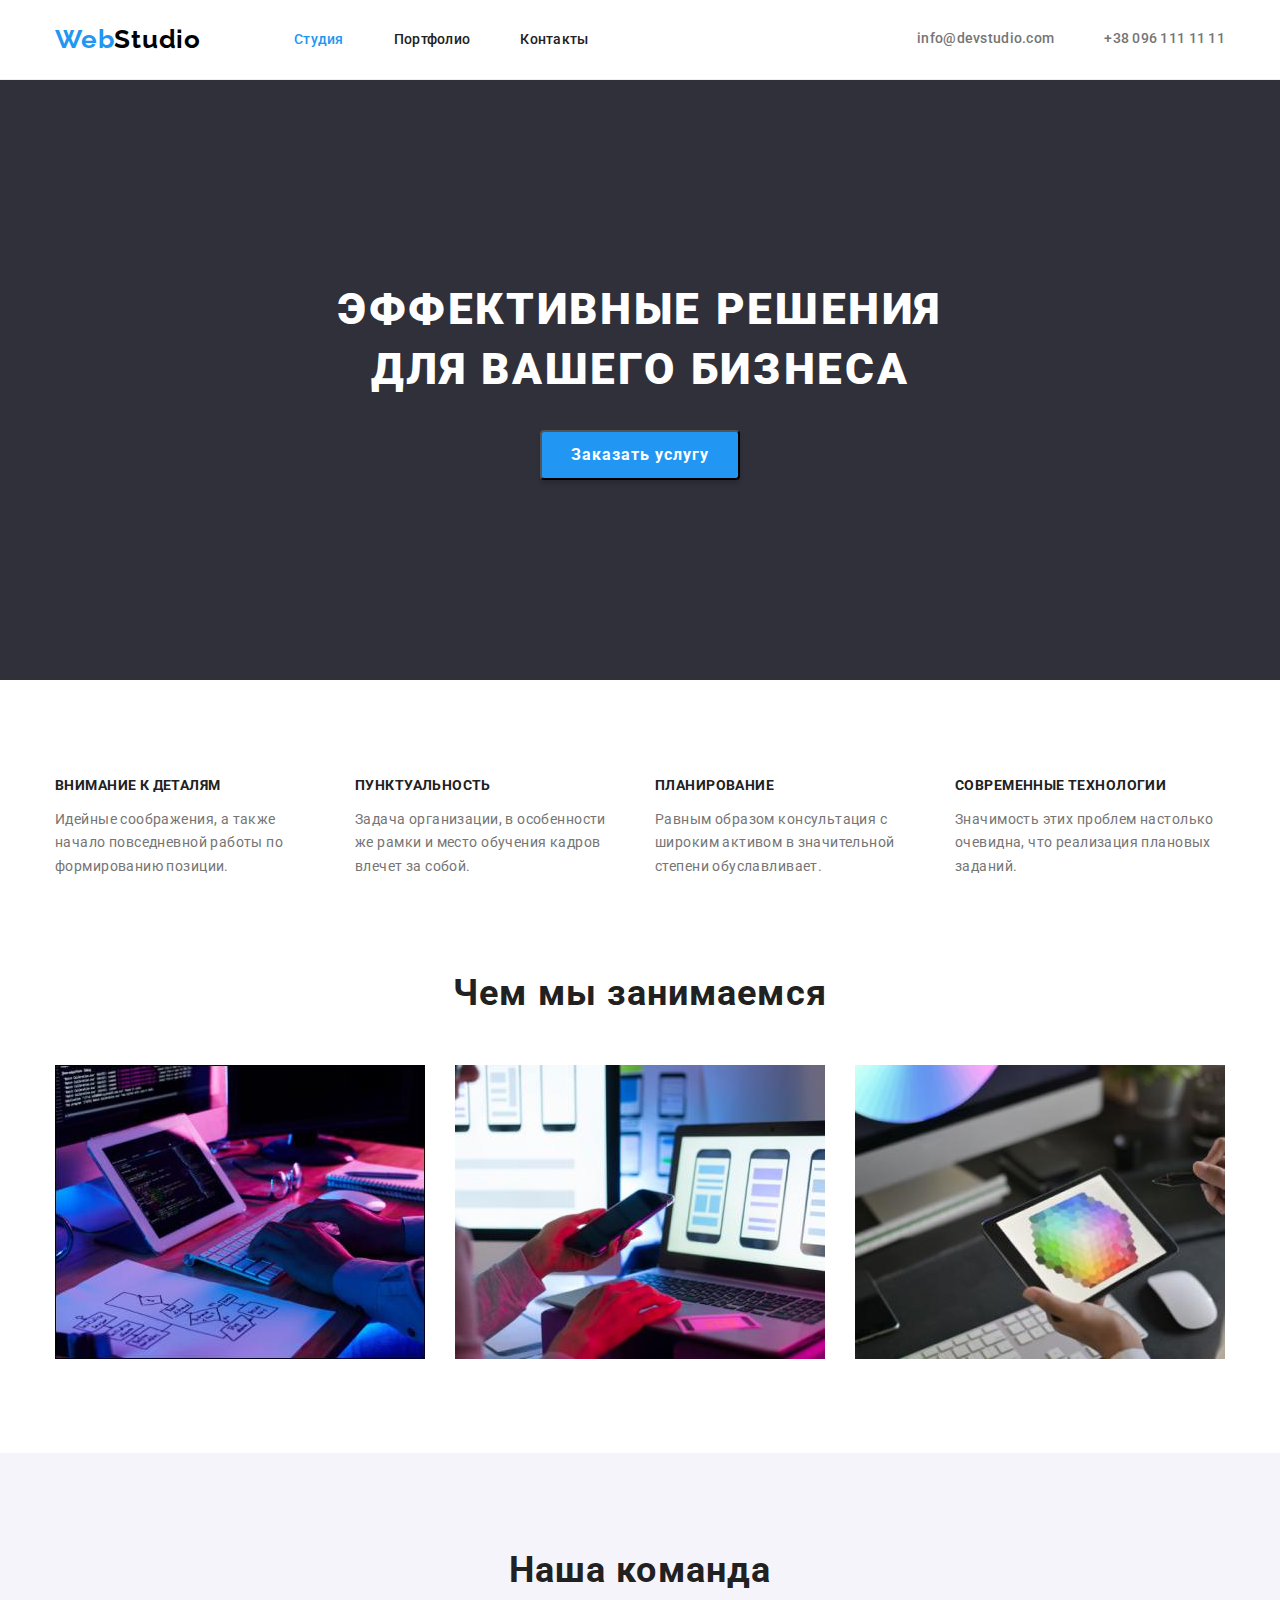
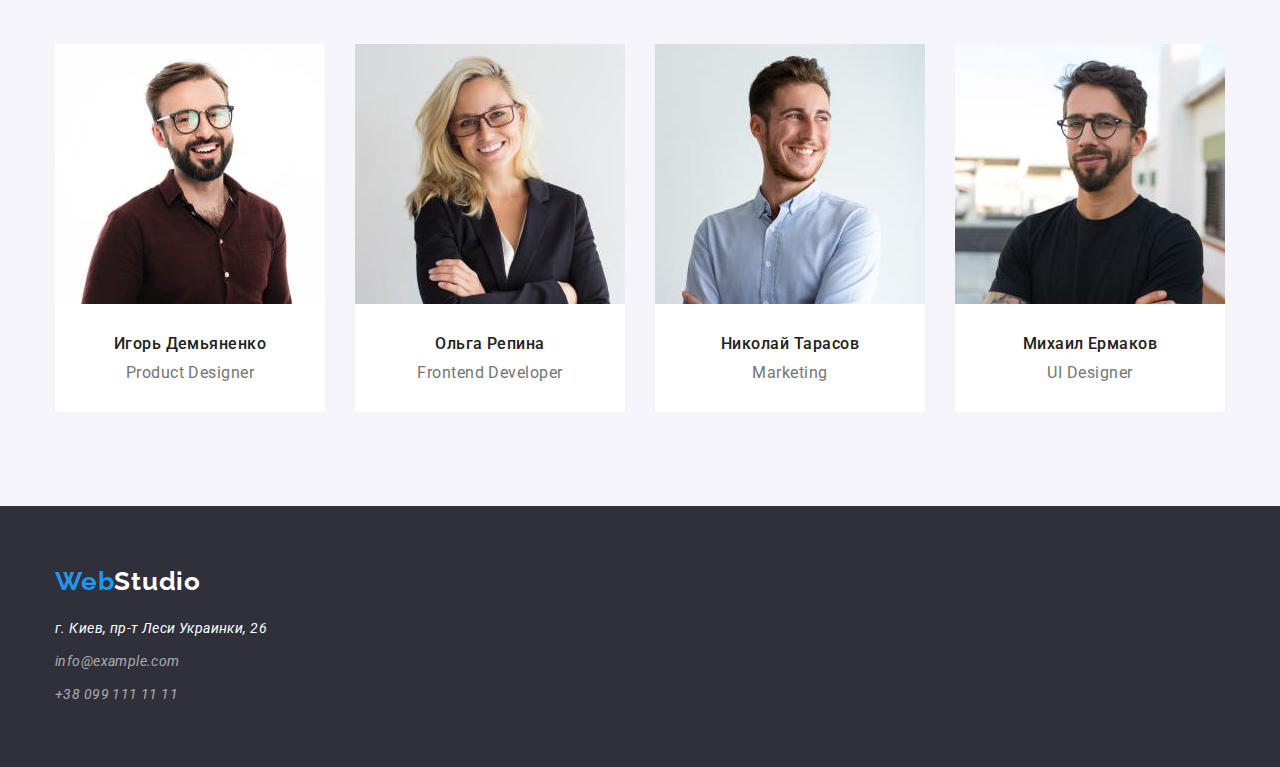
<file: index.html>
<!DOCTYPE html>
<html lang="ru">
<head>
    <meta charset="UTF-8">
    <meta http-equiv="X-UA-Compatible" content="IE=edge">
    <meta name="viewport" content="width=device-width, initial-scale=1.0">
    <title>Document</title>
    <link rel="stylesheet" href="https://cdnjs.cloudflare.com/ajax/libs/modern-normalize/1.1.0/modern-normalize.min.css"
        integrity="sha512-wpPYUAdjBVSE4KJnH1VR1HeZfpl1ub8YT/NKx4PuQ5NmX2tKuGu6U/JRp5y+Y8XG2tV+wKQpNHVUX03MfMFn9Q=="
        crossorigin="anonymous" referrerpolicy="no-referrer" /> 
    <link rel="preconnect" href="https://fonts.googleapis.com">
    <link rel="preconnect" href="https://fonts.gstatic.com" crossorigin>
    <link href="https://fonts.googleapis.com/css2?family=Raleway:wght@700&family=Roboto:wght@400;500;700;900&display=swap"
        rel="stylesheet">
    <link rel="stylesheet" href="./css/modern-normalize.css">
    <link rel="stylesheet" href="./css/style.css">
</head>
<body>
    <header class="header">
        <div class="container header-container">
            <nav class="header-navigation">
                <a class="link header-logo" href="./index.html">Web<span class="studio">Studio</span></a>
                <ul class="header-list">
                    <li class="header-item"><a class="link header-link carend" href="./index.html">Студия</a></li>
                    <li class="header-item"><a class="link header-link" href="./portfolio.html">Портфолио</a></li>
                    <li class="header-item"><a class="link header-link" href="">Контакты</a></li>
                </ul>
                
            </nav>
            <ul class="header-list">
                <li class="header-contact">
                    <a class="link header-mail" href="mailto:info@devstudio.com">info@devstudio.com</a>
                </li>
                <li class="header-contact">
                    <a class="link header-tel" href="tel:+380961111111">+38 096 111 11 11</a>
                </li>   
            </ul> 
        </div>
    </header>
    <main>
        <section class="section hero">
            <div class="container">
                <h1 class="hero-title">Эффективные решения для вашего бизнеса</h1>
                <button class="hero-button" type="button">Заказать услугу</button>
            </div>
        </section>
        <section class="section">
            <div class="container excellence">
                <h2 class="visually-hidden">Наши преимущества</h2>
                <ul class="list excellence-list">
                    <li class="excellence-item">
                        <h3 class="excellence-head">Внимание к деталям</h3>
                        <p class="excellence-text">Идейные соображения, а также начало повседневной работы по формированию позиции.</p>
                    </li>
                    <li class="excellence-item">
                        <h3 class="excellence-head">Пунктуальность</h3>
                        <p class="excellence-text">Задача организации, в особенности же рамки и место обучения кадров влечет за собой.</p>
                    </li>
                    <li class="excellence-item">
                        <h3 class="excellence-head">Планирование</h3>
                        <p class="excellence-text">Равным образом консультация с широким активом в значительной степени обуславливает.</p>
                    </li>
                    <li class="excellence-item">
                        <h3 class="excellence-head">Современные технологии</h3>
                        <p class="excellence-text">Значимость этих проблем настолько очевидна, что реализация плановых заданий.</p>
                    </li>
                </ul>
            </div>
        </section>
        <section class="work section">
            <div class="container">
                <h2 class="work-title">Чем мы занимаемся</h2>
                <ul class="work-list">
                    <li class="work-item">
                        <img 
                            src="./imeges/studio/img-sec2-1.jpg" 
                            alt="верстает код"
                            width="370"
                            height="294"
                        />
                    </li>
                    <li class="work-item">
                        <img 
                            src="./imeges/studio/img-sec2-2.jpg" 
                            alt="проверяет на телефоне"
                            width="370"
                            height="294"
                        />
                    </li>
                    <li class="work-item">
                        <img 
                            src="./imeges/studio/img-sec2-3.jpg" 
                            alt="проверяет на планшете"
                            width="370"
                            height="294"
                        />
                    </li>
                </ul>
            </div>
        </section>
        <section class="team section">
            <div class="container">
                <h2 class="team-title">Наша команда</h2>
                <ul class="team-list">
                    <li class="team-item">
                        <img 
                            src="./imeges/studio/img-sec3-1.jpg" 
                            alt="Игорь Демьяненко"
                            width="270"
                            height="260"
                            />
                        <div class="team-card">
                            <h3 class="team-item-title">Игорь Демьяненко</h3>
                            <p class="team-text" lang="en">Product Designer</p>
                        </div>
                    </li>
                    <li class="team-item">
                        <img 
                            src="./imeges/studio/img-sec3-2.jpg" 
                            alt="Ольга Репина"
                            width="270"
                            height="260"
                            />
                        <div class="team-card">
                            <h3 class="team-item-title">Ольга Репина</h3>
                            <p class="team-text" lang="en">Frontend Developer</p>
                        </div>
                    </li>
                    <li class="team-item">
                        <img 
                            src="./imeges/studio/img-sec3-3.jpg" 
                            alt="Николай Тарасов"
                            width="270"
                            height="260"
                            />
                        <div class="team-card">
                            <h3 class="team-item-title">Николай Тарасов</h3>
                            <p class="team-text" lang="en">Marketing</p>
                        </div>
                    </li>
                    <li class="team-item">
                        <img 
                            src="./imeges/studio/img-sec3-4.jpg" 
                            alt="Михаил Ермаков"
                            width="270"
                            height="260"
                            />
                        <div class="team-card">
                            <h3 class="team-item-title">Михаил Ермаков</h3>
                            <p class="team-text" lang="en">UI Designer</p>
                        </div>
                    </li>
                </ul>
            </div>
        </section>
    </main>
    <footer class="footer">
        <div class="container">
            <a class="link footer-logo" href="./index.html">Web<span class="studio-footer">Studio</span></a>
            <address class="footer-address">
                <ul class="footer-list">
                    <li class="footer-item">
                        <a class="link footer-link footer-address" href="https://goo.gl/maps/vkseueSXuJDNR5Eu6"
                        target="_blank"
                        rel="noopener noreferrer"
                        >г. Киев, пр-т Леси Украинки, 26</a>
                    </li>
                    <li class="footer-item">
                        <a class="link footer-link" href="mailto:info@example.com">info@example.com</a>
                    </li>
                    <li class="footer-item">
                        <a class="link footer-link" href="tel:+380991111111">+38 099 111 11 11</a>
                    </li>
                </ul>
            </address>
        </div>
    </footer>
</body>
</html>
</file>
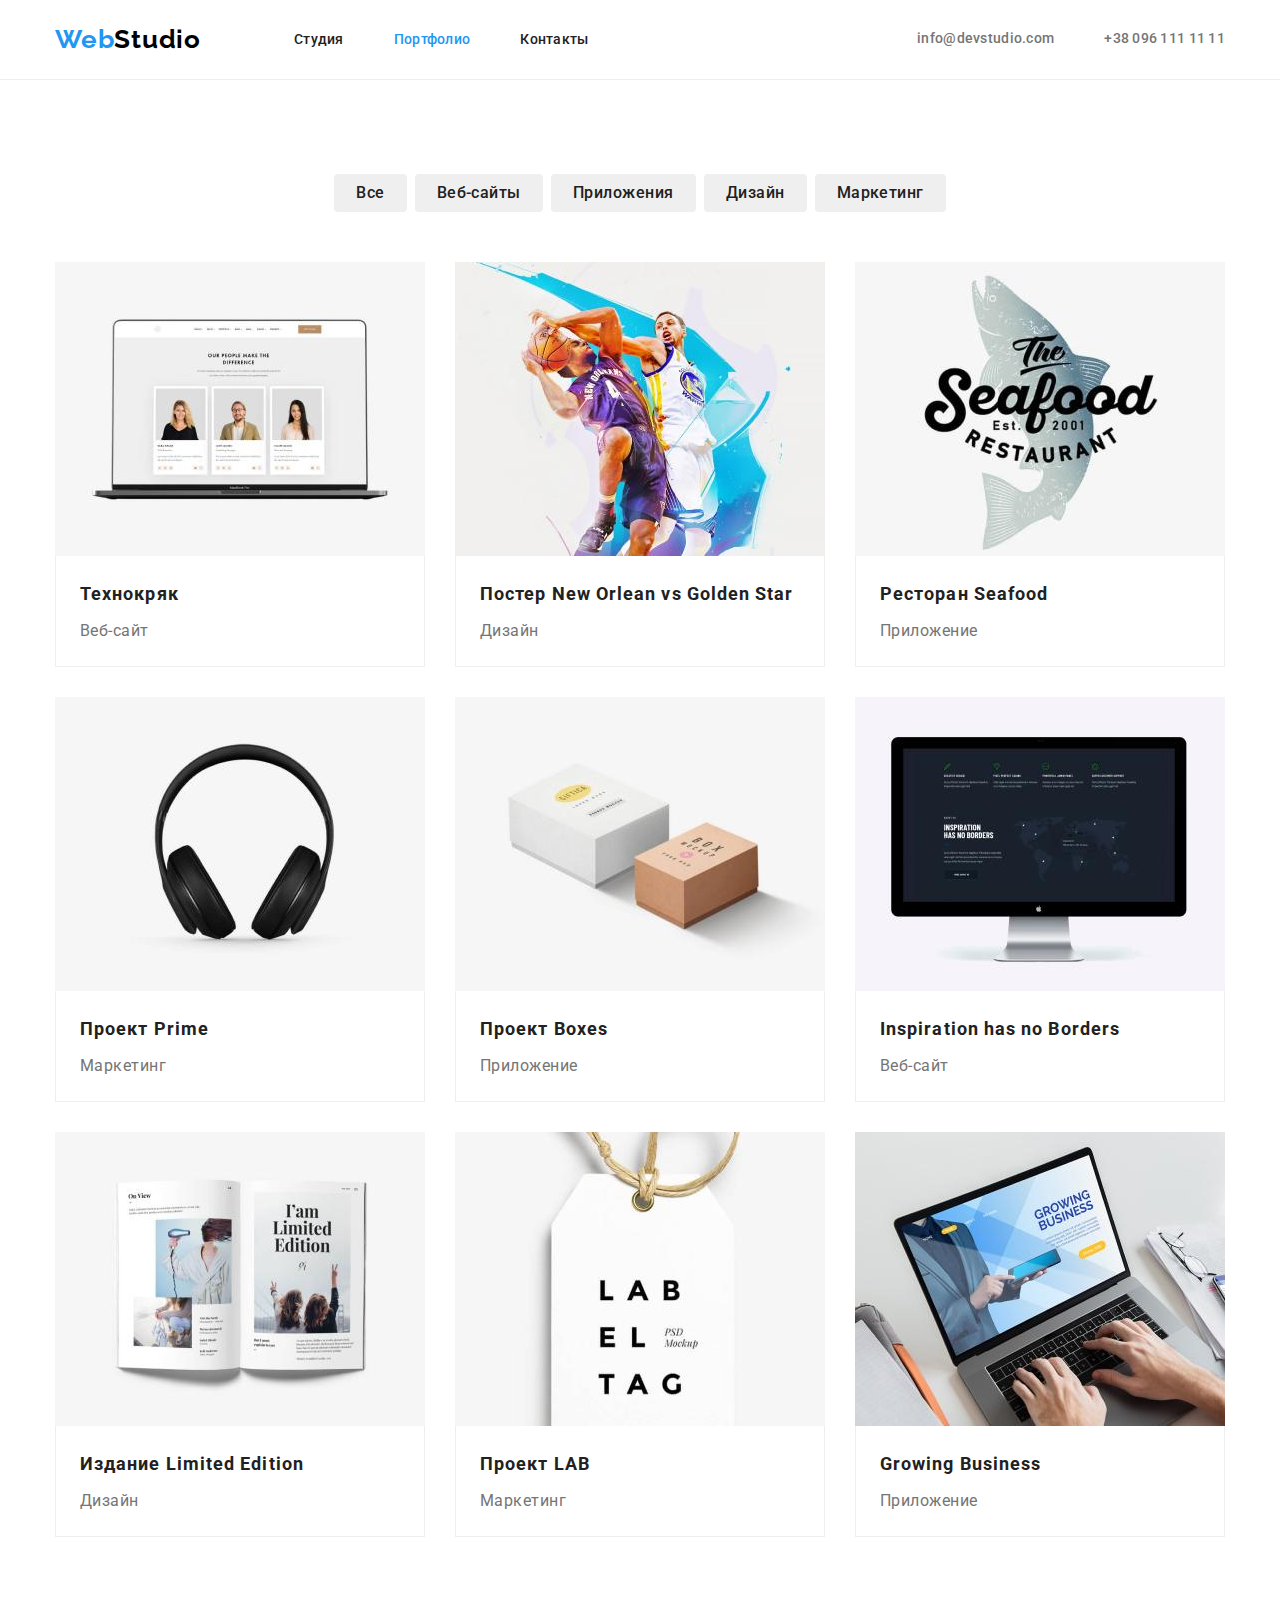
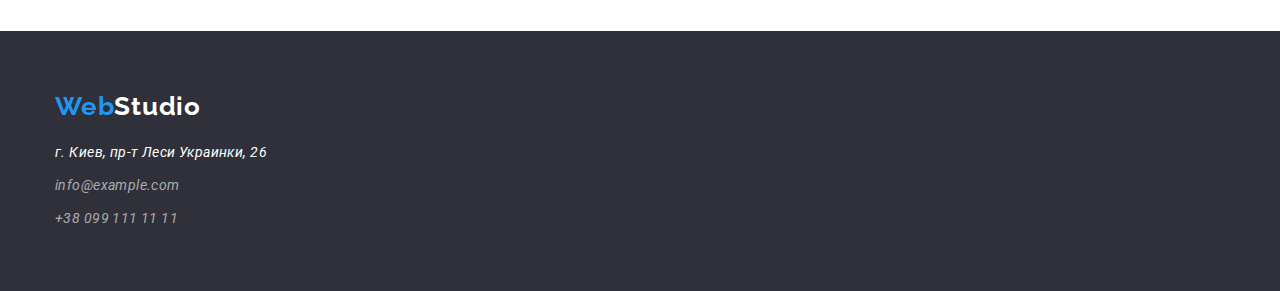
<file: portfolio.html>
<!DOCTYPE html>
<html lang="ru">
<head>
    <meta charset="UTF-8">
    <meta http-equiv="X-UA-Compatible" content="IE=edge">
    <meta name="viewport" content="width=device-width, initial-scale=1.0">
    <title>Document</title>
    <link 
        rel="stylesheet" 
        href="https://cdnjs.cloudflare.com/ajax/libs/modern-normalize/1.1.0/modern-normalize.min.css"
        integrity="sha512-wpPYUAdjBVSE4KJnH1VR1HeZfpl1ub8YT/NKx4PuQ5NmX2tKuGu6U/JRp5y+Y8XG2tV+wKQpNHVUX03MfMFn9Q=="
        crossorigin="anonymous" referrerpolicy="no-referrer" />
    <link rel="preconnect" href="https://fonts.googleapis.com">
    <link rel="preconnect" href="https://fonts.gstatic.com" crossorigin>
    <link href="https://fonts.googleapis.com/css2?family=Raleway:wght@700&family=Roboto:wght@400;500;700;900&display=swap"
        rel="stylesheet">
    <link rel="stylesheet" href="./css/modern-normalize.css">
    <link rel="stylesheet" href="./css/style.css">
</head>
<body>
    <header class="header">
        <div class="container header-container">
            <nav class="header-navigation">
                <a class="link header-logo" href="./index.html">Web<span class="studio">Studio</span></a>
                <ul class="header-list">
                    <li class="header-item"><a class="link header-link" href="./index.html">Студия</a></li>
                    <li class="header-item"><a class="link header-link carend" href="./portfolio.html">Портфолио</a></li>
                    <li class="header-item"><a class="link header-link" href="">Контакты</a></li>
                </ul>
    
            </nav>
            <ul class="header-list">
                <li class="header-contact">
                    <a class="link header-mail" href="mailto:info@devstudio.com">info@devstudio.com</a>
                </li>
                <li class="header-contact">
                    <a class="link header-tel" href="tel:+380961111111">+38 096 111 11 11</a>
                </li>
            </ul>
        </div>
    </header>
    <main>
        <section class="section">
            <div class="container">
                <h1 class="visually-hidden">Портфолио</h1>
                <ul class="filter-list">
                    <li class="filter-item">
                        <button class="filter-button" type="button">Все</button>
                    </li>
                    <li class="filter-item">
                        <button class="filter-button" type="button">Веб-сайты</button>
                    </li>
                    <li class="filter-item">
                        <button class="filter-button" type="button">Приложения</button>
                    </li>
                    <li class="filter-item">
                        <button class="filter-button" type="button">Дизайн</button>
                    </li>
                    <li class="filter-item">
                        <button class="filter-button" type="button">Маркетинг</button>
                    </li>
                </ul>
                <ul class="filter-img-list">
                    <li class="filter-img-item">
                        <img src="./imeges/portfolio/img-sec-1.jpg" alt="" width="370" height="294">
                        <div class="card-content">
                            <h2 class="filter-img-title">Технокряк</h2>
                            <p class="filter-img-text">Веб-сайт</p>
                        </div>
                    </li>
                    <li class="filter-img-item">
                        <img src="./imeges/portfolio/img-sec-2.jpg" alt="" width="370" height="294">
                        <div class="card-content">
                            <h2 class="filter-img-title">Постер<span lang="en"> New Orlean vs Golden Star</span></h2>
                            <p class="filter-img-text">Дизайн</p>
                        </div>
                    </li>
                    <li class="filter-img-item">
                        <img src="./imeges/portfolio/img-sec-3.jpg" alt="" width="370" height="294">
                        <div class="card-content">
                            <h2 class="filter-img-title">Ресторан <span lang="en">Seafood</span></h2>
                            <p class="filter-img-text">Приложение</p>
                        </div>
                    </li>
                    <li class="filter-img-item">
                        <img src="./imeges/portfolio/img-sec-4.jpg" alt="" width="370" height="294">
                        <div class="card-content">
                            <h2 class="filter-img-title">Проект <span lang="en">Prime</span></h2>
                            <p class="filter-img-text">Маркетинг</p>
                        </div>
                    </li>
                    <li class="filter-img-item">
                        <img src="./imeges/portfolio/img-sec-5.jpg" alt="" width="370" height="294">
                        <div class="card-content">
                            <h2 class="filter-img-title">Проект <span lang="en">Boxes</span></h2>
                            <p class="filter-img-text">Приложение</p>
                        </div>
                    </li>
                    <li class="filter-img-item">
                        <img src="./imeges/portfolio/img-sec-6.jpg" alt="" width="370" height="294">
                        <div class="card-content">
                            <h2 class="filter-img-title" lang="en">Inspiration has no Borders</h2>
                            <p class="filter-img-text">Веб-сайт</p>
                        </div>
                    </li>
                    <li class="filter-img-item">
                        <img src="./imeges/portfolio/img-sec-7.jpg" alt="" width="370" height="294">
                        <div class="card-content">
                            <h2 class="filter-img-title">Издание <span lang="en">Limited Edition</span></h2>
                            <p class="filter-img-text">Дизайн</p>
                        </div>
                    </li>
                    <li class="filter-img-item">
                        <img src="./imeges/portfolio/img-sec-8.jpg" alt="" width="370" height="294">
                        <div class="card-content">
                            <h2 class="filter-img-title">Проект <span lang="en">LAB</span></h2>
                            <p class="filter-img-text">Маркетинг</p>
                        </div>
                    </li>
                    <li class="filter-img-item">
                        <img src="./imeges/portfolio/img-sec-9.jpg" alt="" width="370" height="294">
                        <div class="card-content">
                            <h2 class="filter-img-title" lang="en">Growing Business</h2>
                            <p class="filter-img-text">Приложение</p>
                        </div>
                    </li>
                </ul>
            </div>
        </section>
    </main>
    <footer class="footer">
        <div class="container">
            <a class="link footer-logo" href="./index.html">Web<span class="studio-footer">Studio</span></a>
            <address class="footer-address">
                <ul class="footer-list">
                    <li class="footer-item">
                        <a class="link footer-link footer-address" href="https://goo.gl/maps/vkseueSXuJDNR5Eu6"
                            target="_blank" rel="noopener noreferrer">г. Киев, пр-т Леси Украинки, 26</a>
                    </li>
                    <li class="footer-item">
                        <a class="link footer-link" href="mailto:info@example.com">info@example.com</a>
                    </li>
                    <li class="footer-item">
                        <a class="link footer-link" href="tel:+380991111111">+38 099 111 11 11</a>
                    </li>
                </ul>
            </address>
        </div>
    </footer>
    
</body>
</html>
</file>
<file: css/style.css>
:root {
  --main-title-color: #ffffff;
  --second-title-color: #212121;
  --main-text-color: #757575;
  --accent-color: #2196f3;
  --logo-text-color: #000000;
  --background-origin: #ffffff;
  --background-footer: #2f303a;
  --background-team: #f5f4fa;
  --background-hero: #2f303a;

  --filter-gap: 30px;
}

p,
h1,
h2,
h3,
h4,
h5,
h6 {
  margin: 0;
}

ul {
  margin: 0;
  padding: 0;
  list-style: none;
}

button {
  cursor: pointer;
}

img {
  display: block;
  max-width: 100%;
  height: auto;
}

body {
  font-family: Roboto, sans-serif;
  color: var(--main-text-color);
}

.section {
  padding-top: 94px;
  padding-bottom: 94px;
}

/* .list {
  list-style: none;
} */

.link {
  text-decoration: none;
}

.link:hover,
.link:focus {
  color: var(--accent-color);
}

.visually-hidden {
  position: absolute;
  white-space: nowrap;
  width: 1px;
  height: 1px;
  overflow: hidden;
  border: 0;
  padding: 0;
  clip: rect(0 0 0 0);
  clip-path: inset(50%);
  margin: -1px;
}

.container {
  width: 1200px;
  padding-left: 15px;
  padding-right: 15px;
  margin-left: auto;
  margin-right: auto;
}

/*--------------header------------*/

.header {
  border-bottom: 1px solid #eeeeee;
  background-color: var(--background-origin);
}
.header-list,
.header-navigation {
  display: flex;
  align-items: center;
}

.header-list {
  margin-left: auto;
}

.header-container {
  display: flex;
}

.header-item:not(:last-child) {
  margin-right: 50px;
}

.header-link {
  font-weight: 500;
  font-size: 14px;
  line-height: 1.33;
  letter-spacing: 0.02em;
  color: var(--second-title-color);
}

.header-logo {
  margin-right: 93px;

  font-family: Raleway;
  font-weight: 700;
  font-size: 26px;
  line-height: 1.19;
  letter-spacing: 0.03em;
  color: var(--accent-color);
}

.studio {
  color: var(--logo-text-color);
}

.header-mail,
.header-tel {
  font-weight: 500;
  font-size: 14px;
  line-height: 1.14;
  letter-spacing: 0.02em;
  color: var(--main-text-color);
}

.header-contact:not(:last-child) {
  margin-right: 50px;
}

.header-logo,
.header-link,
.header-tel,
.header-mail {
  display: block;
  padding-top: 24px;
  padding-bottom: 24px;
}

.carend {
  color: var(--accent-color);
}

/*---------------hero------------------*/

.hero {
  padding: 200px 0px;

  background-color: var(--background-hero);
}

.hero-title {
  margin: auto;
  margin-bottom: 30px;
  max-width: 696px;

  font-weight: 900;
  font-size: 44px;
  line-height: 1.36;
  text-align: center;
  letter-spacing: 0.06em;
  text-transform: uppercase;
  color: var(--main-title-color);
}

.hero-button {
  width: 200px;
  height: 50px;
  margin: auto;

  align-items: center;
  display: block;
  box-shadow: 0px 4px 4px rgba(0, 0, 0, 0.15);
  border-radius: 4px;

  font-weight: 700;
  font-size: 16px;
  line-height: 1.87;
  letter-spacing: 0.06em;
  color: var(--main-title-color);
  background-color: var(--accent-color);
}

.hero-button:focus,
.hero-button:hover {
  color: var(--main-title-color);
  background-color: var(--accent-color);
}
/*--------------excellence---------------------*/

.excellence {
  background-color: var(--background-origin);
}

.excellence-item:not(:last-child) {
  margin-right: 30px;
}

.excellence-list {
  display: flex;
}

.excellence-text {
  max-width: 270px;

  font-size: 14px;
  line-height: 1.71;
  letter-spacing: 0.03em;
  color: var(--main-text-color);
}

.excellence-head {
  margin-bottom: 10px;

  font-weight: 700;
  font-size: 14px;
  line-height: 1.71;
  letter-spacing: 0.03em;
  text-transform: uppercase;
  color: var(--second-title-color);
}

/*-----------------------work---------------------------*/

.work {
  padding-top: 0;
  background-color: var(--background-origin);
}

.work-list {
  display: flex;
}

.work-title {
  margin-bottom: 50px;

  font-size: 36px;
  line-height: 1.16;
  text-align: center;
  letter-spacing: 0.03em;
  color: var(--second-title-color);
}

.work-item:not(:last-child) {
  margin-right: 30px;
}

/*-----------------------team---------------------------*/

.team {
  background-color: var(--background-team);
}

.team-list {
  display: flex;
}

.team-text {
  font-size: 16px;
  line-height: 1.19;
  text-align: center;
  letter-spacing: 0.03em;
  color: var(--main-text-color);
}

.team-item-title {
  margin-bottom: 10px;

  font-weight: 500;
  font-size: 16px;
  line-height: 1.19;
  text-align: center;
  letter-spacing: 0.03em;
  color: var(--second-title-color);
}

.team-card {
  padding-top: 30px;
  padding-bottom: 30px;
}

.team-item {
  background-color: var(--background-origin);
}

.team-item:not(:last-child) {
  margin-right: 30px;
}

.team-title {
  margin-bottom: 50px;

  font-size: 36px;
  line-height: 1.31;
  text-align: center;
  letter-spacing: 0.03em;
  color: var(--second-title-color);
}
/*----------------------footer--------------------------*/

.footer {
  padding: 60px 0;

  background-color: var(--background-footer);
}

.footer-item:not(:last-child) {
  margin-bottom: 9px;
}

.footer-link {
  font-size: 14px;
  line-height: 1.71;
  letter-spacing: 0.03em;
  color: rgba(255, 255, 255, 0.6);
}
.footer-address {
  color: var(--main-title-color);
}

.footer-link:hover,
.footer-link:focus {
  color: var(--accent-color);
}

.footer-logo {
  display: block;
  margin-bottom: 20px;

  font-family: Raleway;
  font-weight: 700;
  font-size: 26px;
  line-height: 1.19;
  letter-spacing: 0.03em;
  color: var(--accent-color);
}
.studio-footer {
  color: var(--main-title-color);
}

.footer-address {
  font-size: normal;
}

/*-----------------------------------portfolio----------------------------------*/

.filter-list {
  display: flex;
  justify-content: center;
  margin-bottom: 50px;
}

.filter-item:not(:last-child) {
  margin-right: 8px;
}

.filter-button {
  border: transparent;
  border-radius: 4px;
  padding: 6px 22px;

  font-weight: 500;
  font-size: 16px;
  line-height: 1.62;
  text-align: center;
  letter-spacing: 0.03em;
  color: var(--second-title-color);
}
.filter-button:hover,
.filter-button:focus {
  color: var(--main-title-color);
  background-color: var(--accent-color);
}

.filter-img-text {
  font-size: 16px;
  line-height: 1.87;
  letter-spacing: 0.03em;
  color: var(--main-text-color);
}

.filter-img-title {
  margin-bottom: 4px;

  font-weight: 700;
  font-size: 18px;
  line-height: 2;
  letter-spacing: 0.06em;
  color: var(--second-title-color);
}

.filter-img-list {
  display: flex;
  flex-wrap: wrap;
  margin-right: calc(-1 * var(--filter-gap));
  margin-bottom: calc(-1 * var(--filter-gap));
}

.filter-img-list > .filter-img-item {
  flex-basis: calc(100% / 3 - var(--filter-gap));

  margin-right: var(--filter-gap);
  margin-bottom: var(--filter-gap);
}

.card-content {
  border: 1px solid #eeeeee;
  border-top: none;
  padding: 20px 24px;
}
</file>
